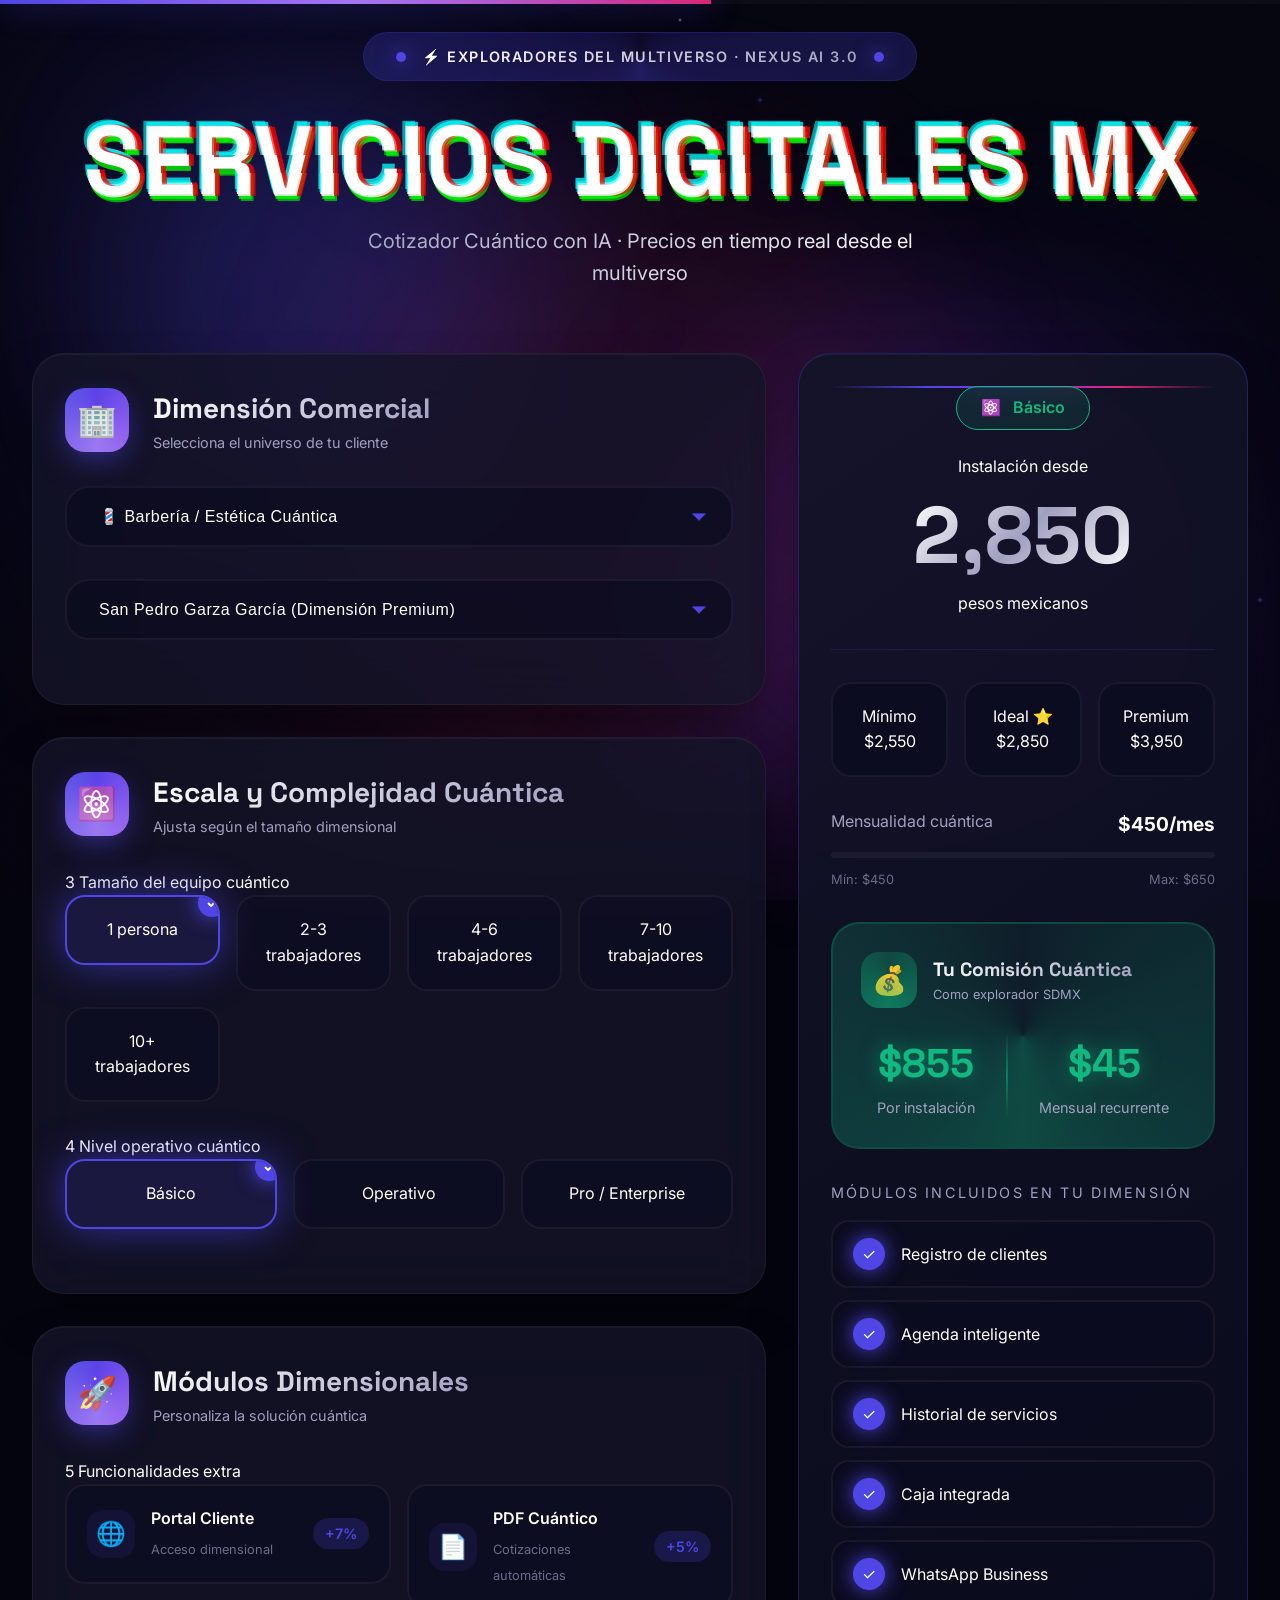
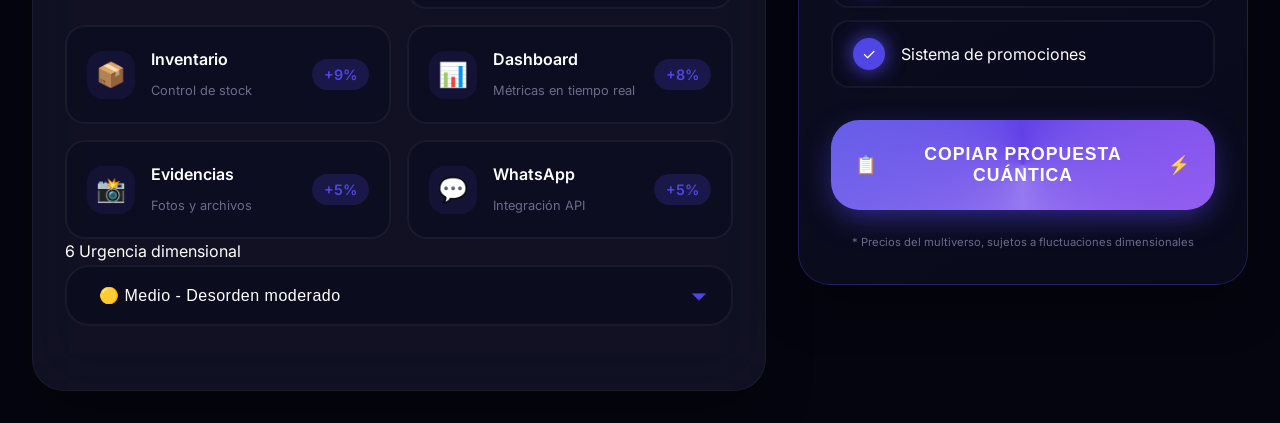
<file: index.html>
<!DOCTYPE html>
<html lang="es">
<head>
    <meta charset="UTF-8">
    <meta name="viewport" content="width=device-width, initial-scale=1.0">
    <title>Servicios Digitales MX · Nexus AI Pro</title>
    <link rel="preconnect" href="https://fonts.googleapis.com">
    <link rel="preconnect" href="https://fonts.gstatic.com" crossorigin>
    <link href="https://fonts.googleapis.com/css2?family=Space+Grotesk:wght@300;400;500;600;700;800&family=Inter:wght@300;400;500;600;700;800&display=swap" rel="stylesheet">
    <link rel="stylesheet" href="styles.css">
</head>
<body>
    <!-- Quantum Loading -->
    <div class="quantum-loading" id="quantumLoading">
        <div class="loader">
            <div class="loader-ring"></div>
            <div class="loader-ring"></div>
            <div class="loader-ring"></div>
        </div>
    </div>

    <!-- Quantum Universe -->
    <div class="universe">
        <div class="stars"></div>
        <div class="nebula"></div>
    </div>

    <!-- Floating Orbs -->
    <div class="orb orb-1"></div>
    <div class="orb orb-2"></div>
    <div class="orb orb-3"></div>

    <!-- Quantum Noise -->
    <div class="quantum-noise"></div>

    <!-- Quantum Progress -->
    <div class="quantum-progress">
        <div class="progress-quantum-bar" id="progressBar"></div>
    </div>

    <div class="cosmic-container">
        <!-- Quantum Header -->
        <header class="quantum-header">
            <div class="hologram-badge">
                <span class="quantum-dot"></span>
                <span class="badge-text">⚡ Exploradores del Multiverso · Nexus AI 3.0</span>
                <span class="quantum-dot"></span>
            </div>
            <h1 class="glitch-text">
                SERVICIOS DIGITALES MX
                <span aria-hidden="true">SERVICIOS DIGITALES MX</span>
                <span aria-hidden="true">SERVICIOS DIGITALES MX</span>
            </h1>
            <p class="quantum-subtitle">Cotizador Cuántico con IA · Precios en tiempo real desde el multiverso</p>
        </header>

        <!-- Quantum Grid -->
        <div class="quantum-grid">
            <!-- Form Sections -->
            <div class="form-dimensions">
                <!-- Business Type -->
                <div class="dimensional-card" data-step="1">
                    <div class="quantum-section-header">
                        <div class="quantum-icon">🏢</div>
                        <div>
                            <div class="quantum-title">Dimensión Comercial</div>
                            <div class="quantum-sub">Selecciona el universo de tu cliente</div>
                        </div>
                    </div>

                    <div class="quantum-select">
                        <select id="giroSelect">
                            <option value="barberia">💈 Barbería / Estética Cuántica</option>
                            <option value="reparacion">📱 Reparación Dimensional (Celulares/PC)</option>
                            <option value="taller">🔧 Taller Mecánico / Hojalatería Cósmica</option>
                            <option value="tecnico">⚡ Técnico de Campo (Minisplit, Electricista)</option>
                            <option value="optica">👓 Óptica Estelar</option>
                            <option value="dentista">🦷 Dentista / Consultorio Galáctico</option>
                            <option value="carpinteria">🪚 Carpintería / Herrería Espacial</option>
                            <option value="restaurante">🍽️ Restaurante / Cocina Molecular</option>
                            <option value="otro">✨ Otro / General Multiversal</option>
                        </select>
                        <div class="select-glow"></div>
                    </div>

                    <div class="quantum-select">
                        <select id="zonaSelect">
                            <option value="sanpedro">San Pedro Garza García (Dimensión Premium)</option>
                            <option value="monterrey">Monterrey Centro / Zona Sur Cuántica</option>
                            <option value="sanNicolas">San Nicolás de los Garza</option>
                            <option value="guadalupe">Guadalupe</option>
                            <option value="apodaca">Apodaca</option>
                            <option value="escobedo">Escobedo</option>
                            <option value="juarez">Ciudad Juárez</option>
                            <option value="garcia">García</option>
                        </select>
                        <div class="select-glow"></div>
                    </div>
                </div>

                <!-- Size & Complexity -->
                <div class="dimensional-card" data-step="2" style="margin-top: 2rem;">
                    <div class="quantum-section-header">
                        <div class="quantum-icon">⚛️</div>
                        <div>
                            <div class="quantum-title">Escala y Complejidad Cuántica</div>
                            <div class="quantum-sub">Ajusta según el tamaño dimensional</div>
                        </div>
                    </div>

                    <div class="form-group">
                        <label class="form-label">
                            <span class="step-number">3</span>
                            Tamaño del equipo cuántico
                        </label>
                        <div class="quantum-radio-grid" id="tamanoGroup">
                            <label class="quantum-radio">
                                <input type="radio" name="tamano" value="1" checked>
                                <div class="radio-dimension">1 persona</div>
                            </label>
                            <label class="quantum-radio">
                                <input type="radio" name="tamano" value="2-3">
                                <div class="radio-dimension">2-3 trabajadores</div>
                            </label>
                            <label class="quantum-radio">
                                <input type="radio" name="tamano" value="4-6">
                                <div class="radio-dimension">4-6 trabajadores</div>
                            </label>
                            <label class="quantum-radio">
                                <input type="radio" name="tamano" value="7-10">
                                <div class="radio-dimension">7-10 trabajadores</div>
                            </label>
                            <label class="quantum-radio">
                                <input type="radio" name="tamano" value="10+">
                                <div class="radio-dimension">10+ trabajadores</div>
                            </label>
                        </div>
                    </div>

                    <div class="form-group">
                        <label class="form-label">
                            <span class="step-number">4</span>
                            Nivel operativo cuántico
                        </label>
                        <div class="quantum-radio-grid" id="complejidadGroup">
                            <label class="quantum-radio">
                                <input type="radio" name="complejidad" value="basico" checked>
                                <div class="radio-dimension">Básico</div>
                            </label>
                            <label class="quantum-radio">
                                <input type="radio" name="complejidad" value="operativo">
                                <div class="radio-dimension">Operativo</div>
                            </label>
                            <label class="quantum-radio">
                                <input type="radio" name="complejidad" value="pro">
                                <div class="radio-dimension">Pro / Enterprise</div>
                            </label>
                        </div>
                    </div>
                </div>

                <!-- Extras -->
                <div class="dimensional-card" data-step="3" style="margin-top: 2rem;">
                    <div class="quantum-section-header">
                        <div class="quantum-icon">🚀</div>
                        <div>
                            <div class="quantum-title">Módulos Dimensionales</div>
                            <div class="quantum-sub">Personaliza la solución cuántica</div>
                        </div>
                    </div>

                    <div class="form-group">
                        <label class="form-label">
                            <span class="step-number">5</span>
                            Funcionalidades extra
                        </label>
                        <div class="quantum-check-grid">
                            <label class="quantum-check">
                                <input type="checkbox" id="extraPortal" data-price="7%">
                                <div class="check-dimension">
                                    <div class="check-icon">🌐</div>
                                    <div class="check-info">
                                        <span class="check-title">Portal Cliente</span>
                                        <span class="check-desc">Acceso dimensional</span>
                                    </div>
                                    <span class="check-price">+7%</span>
                                </div>
                            </label>
                            <label class="quantum-check">
                                <input type="checkbox" id="extraPdf" data-price="5%">
                                <div class="check-dimension">
                                    <div class="check-icon">📄</div>
                                    <div class="check-info">
                                        <span class="check-title">PDF Cuántico</span>
                                        <span class="check-desc">Cotizaciones automáticas</span>
                                    </div>
                                    <span class="check-price">+5%</span>
                                </div>
                            </label>
                            <label class="quantum-check">
                                <input type="checkbox" id="extraInv" data-price="9%">
                                <div class="check-dimension">
                                    <div class="check-icon">📦</div>
                                    <div class="check-info">
                                        <span class="check-title">Inventario</span>
                                        <span class="check-desc">Control de stock</span>
                                    </div>
                                    <span class="check-price">+9%</span>
                                </div>
                            </label>
                            <label class="quantum-check">
                                <input type="checkbox" id="extraDashboard" data-price="8%">
                                <div class="check-dimension">
                                    <div class="check-icon">📊</div>
                                    <div class="check-info">
                                        <span class="check-title">Dashboard</span>
                                        <span class="check-desc">Métricas en tiempo real</span>
                                    </div>
                                    <span class="check-price">+8%</span>
                                </div>
                            </label>
                            <label class="quantum-check">
                                <input type="checkbox" id="extraFotos" data-price="5%">
                                <div class="check-dimension">
                                    <div class="check-icon">📸</div>
                                    <div class="check-info">
                                        <span class="check-title">Evidencias</span>
                                        <span class="check-desc">Fotos y archivos</span>
                                    </div>
                                    <span class="check-price">+5%</span>
                                </div>
                            </label>
                            <label class="quantum-check">
                                <input type="checkbox" id="extraWhatsapp" data-price="5%">
                                <div class="check-dimension">
                                    <div class="check-icon">💬</div>
                                    <div class="check-info">
                                        <span class="check-title">WhatsApp</span>
                                        <span class="check-desc">Integración API</span>
                                    </div>
                                    <span class="check-price">+5%</span>
                                </div>
                            </label>
                        </div>
                    </div>

                    <div class="form-group" style="margin-bottom: 0;">
                        <label class="form-label">
                            <span class="step-number">6</span>
                            Urgencia dimensional
                        </label>
                        <div class="quantum-select">
                            <select id="urgenciaSelect">
                                <option value="1">🟢 Bajo - Organizado, mejora gradual</option>
                                <option value="2" selected>🟡 Medio - Desorden moderado</option>
                                <option value="3">🔴 Alto - Pérdida de clientes activa</option>
                            </select>
                            <div class="select-glow"></div>
                        </div>
                    </div>
                </div>
            </div>

            <!-- Quantum Core Results -->
            <div class="quantum-core dimensional-card">
                <div class="core-header">
                    <div class="core-glow"></div>
                    <div class="core-badge" id="complexityBadge">
                        <span>⚛️</span>
                        <span id="complejidadLabel">Operativo</span>
                    </div>
                    <div class="price-label">Instalación desde</div>
                    <div class="quantum-price" id="instIdeal">4,800</div>
                    <div class="price-label">pesos mexicanos</div>
                </div>

                <div class="price-dimension">
                    <div class="dimension-option minimal" data-tier="min" onclick="selectTier('min')">
                        <div class="option-glow"></div>
                        <div class="option-label">Mínimo</div>
                        <div class="option-price" id="instMin">$3,200</div>
                    </div>
                    <div class="dimension-option" data-tier="ideal" onclick="selectTier('ideal')">
                        <div class="option-glow"></div>
                        <div class="option-label">Ideal ⭐</div>
                        <div class="option-price" id="instIdealSmall">$4,800</div>
                    </div>
                    <div class="dimension-option premium" data-tier="premium" onclick="selectTier('premium')">
                        <div class="option-glow"></div>
                        <div class="option-label">Premium</div>
                        <div class="option-price" id="instPremium">$7,200</div>
                    </div>
                </div>

                <div style="margin-bottom: 2rem;">
                    <div style="display: flex; justify-content: space-between; margin-bottom: 0.75rem;">
                        <span style="color: var(--text-secondary);">Mensualidad cuántica</span>
                        <span style="font-weight: 700; font-size: 1.2rem;" id="menIdeal">$480/mes</span>
                    </div>
                    <div style="height: 6px; background: rgba(255,255,255,0.05); border-radius: 3px; overflow: hidden; position: relative;">
                        <div style="height: 100%; background: linear-gradient(90deg, var(--gradient-start), var(--gradient-end), var(--gradient-alt)); border-radius: 3px; transition: width 0.5s cubic-bezier(0.4, 0, 0.2, 1); box-shadow: 0 0 20px var(--accent);" id="monthlyBar"></div>
                    </div>
                    <div style="display: flex; justify-content: space-between; margin-top: 0.75rem; font-size: 0.8rem; color: var(--text-tertiary);">
                        <span>Mín: <span id="menMin">$350</span></span>
                        <span>Max: <span id="menPremium">$650</span></span>
                    </div>
                </div>

                <div class="quantum-commission">
                    <div class="commission-header">
                        <div class="commission-icon">💰</div>
                        <div>
                            <div class="quantum-title" style="font-size: 1.2rem;">Tu Comisión Cuántica</div>
                            <div class="quantum-sub" style="font-size: 0.8rem;">Como explorador SDMX</div>
                        </div>
                    </div>
                    <div style="display: flex; justify-content: space-around; position: relative; z-index: 2;">
                        <div style="text-align: center;">
                            <div class="commission-value" id="comisionInst">$1,440</div>
                            <div class="quantum-sub">Por instalación</div>
                        </div>
                        <div style="width: 2px; background: linear-gradient(to bottom, transparent, rgba(16, 185, 129, 0.5), transparent);"></div>
                        <div style="text-align: center;">
                            <div class="commission-value" id="comisionMen">$48</div>
                            <div class="quantum-sub">Mensual recurrente</div>
                        </div>
                    </div>
                </div>

                <div class="quantum-modules">
                    <div class="modules-title">Módulos Incluidos en tu Dimensión</div>
                    <div class="module-quantum-list" id="modulosContainer"></div>
                </div>

                <button class="quantum-button" id="copyResumenBtn">
                    <span>📋</span>
                    <span>Copiar Propuesta Cuántica</span>
                    <span>⚡</span>
                </button>

                <p style="text-align: center; margin-top: 1.5rem; font-size: 0.7rem; color: var(--text-tertiary);">
                    * Precios del multiverso, sujetos a fluctuaciones dimensionales
                </p>
            </div>
        </div>
    </div>

    <!-- Quantum Toast -->
    <div class="quantum-toast" id="toast">
        <div class="toast-quantum-icon">✅</div>
        <div>
            <div style="font-weight: 700; margin-bottom: 0.25rem;">¡Resumen cuántico copiado!</div>
            <div style="font-size: 0.9rem; color: var(--text-secondary);">Listo para compartir en tu dimensión</div>
        </div>
    </div>

    <script src="app.js"></script>
</body>
</html>
</file>
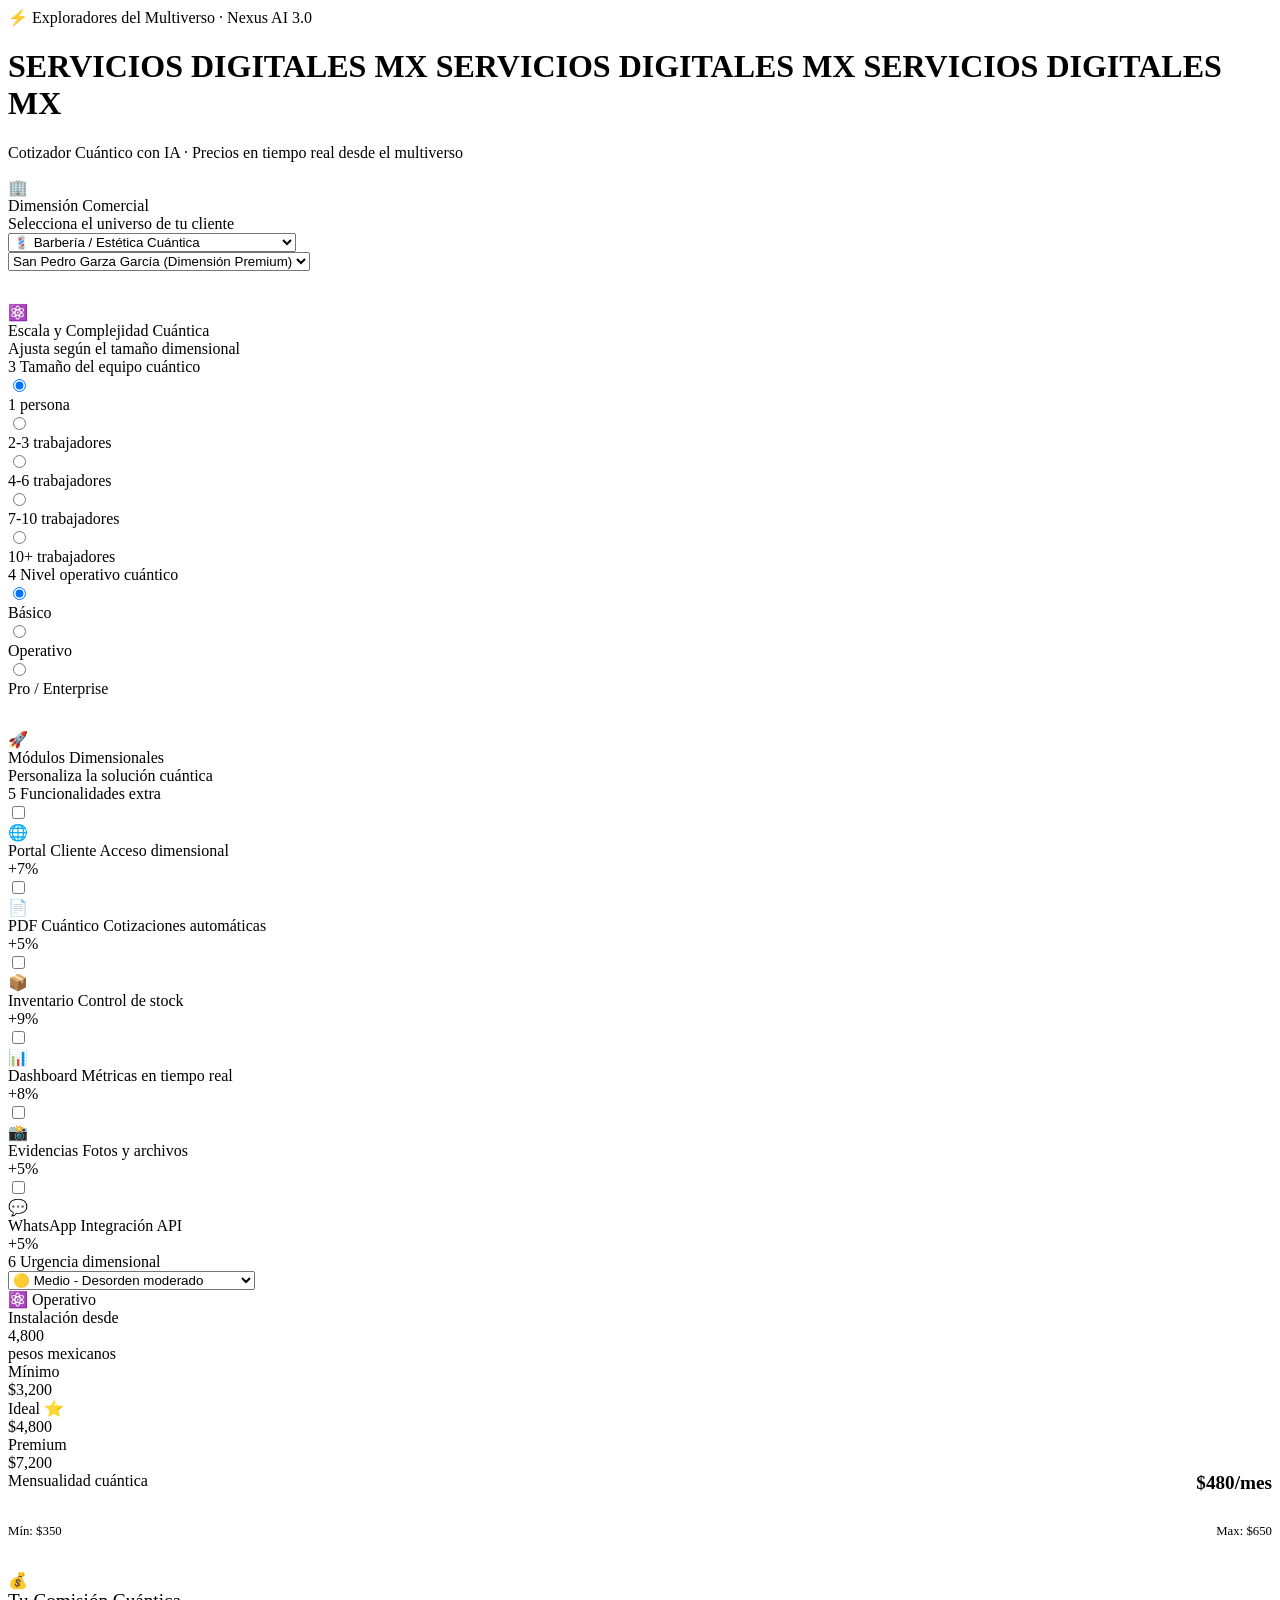
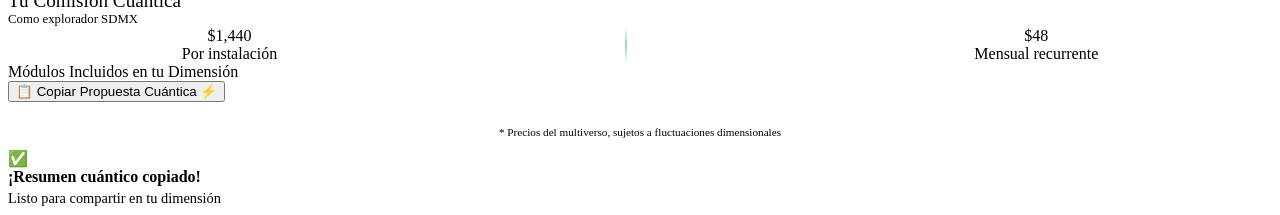
<file: apps-script/Index.html>
<!DOCTYPE html>
<html lang="es">
<head>
    <meta charset="UTF-8">
    <meta name="viewport" content="width=device-width, initial-scale=1.0">
    <title>Servicios Digitales MX · Nexus AI Pro</title>
    <link rel="preconnect" href="https://fonts.googleapis.com">
    <link rel="preconnect" href="https://fonts.gstatic.com" crossorigin>
    <link href="https://fonts.googleapis.com/css2?family=Space+Grotesk:wght@300;400;500;600;700;800&family=Inter:wght@300;400;500;600;700;800&display=swap" rel="stylesheet">
    <?!= include('Styles'); ?>
</head>
<body>
    <!-- Quantum Loading -->
    <div class="quantum-loading" id="quantumLoading">
        <div class="loader">
            <div class="loader-ring"></div>
            <div class="loader-ring"></div>
            <div class="loader-ring"></div>
        </div>
    </div>

    <!-- Quantum Universe -->
    <div class="universe">
        <div class="stars"></div>
        <div class="nebula"></div>
    </div>

    <!-- Floating Orbs -->
    <div class="orb orb-1"></div>
    <div class="orb orb-2"></div>
    <div class="orb orb-3"></div>

    <!-- Quantum Noise -->
    <div class="quantum-noise"></div>

    <!-- Quantum Progress -->
    <div class="quantum-progress">
        <div class="progress-quantum-bar" id="progressBar"></div>
    </div>

    <div class="cosmic-container">
        <!-- Quantum Header -->
        <header class="quantum-header">
            <div class="hologram-badge">
                <span class="quantum-dot"></span>
                <span class="badge-text">⚡ Exploradores del Multiverso · Nexus AI 3.0</span>
                <span class="quantum-dot"></span>
            </div>
            <h1 class="glitch-text">
                SERVICIOS DIGITALES MX
                <span aria-hidden="true">SERVICIOS DIGITALES MX</span>
                <span aria-hidden="true">SERVICIOS DIGITALES MX</span>
            </h1>
            <p class="quantum-subtitle">Cotizador Cuántico con IA · Precios en tiempo real desde el multiverso</p>
        </header>

        <!-- Quantum Grid -->
        <div class="quantum-grid">
            <!-- Form Sections -->
            <div class="form-dimensions">
                <!-- Business Type -->
                <div class="dimensional-card" data-step="1">
                    <div class="quantum-section-header">
                        <div class="quantum-icon">🏢</div>
                        <div>
                            <div class="quantum-title">Dimensión Comercial</div>
                            <div class="quantum-sub">Selecciona el universo de tu cliente</div>
                        </div>
                    </div>

                    <div class="quantum-select">
                        <select id="giroSelect">
                            <option value="barberia">💈 Barbería / Estética Cuántica</option>
                            <option value="reparacion">📱 Reparación Dimensional (Celulares/PC)</option>
                            <option value="taller">🔧 Taller Mecánico / Hojalatería Cósmica</option>
                            <option value="tecnico">⚡ Técnico de Campo (Minisplit, Electricista)</option>
                            <option value="optica">👓 Óptica Estelar</option>
                            <option value="dentista">🦷 Dentista / Consultorio Galáctico</option>
                            <option value="carpinteria">🪚 Carpintería / Herrería Espacial</option>
                            <option value="restaurante">🍽️ Restaurante / Cocina Molecular</option>
                            <option value="otro">✨ Otro / General Multiversal</option>
                        </select>
                        <div class="select-glow"></div>
                    </div>

                    <div class="quantum-select">
                        <select id="zonaSelect">
                            <option value="sanpedro">San Pedro Garza García (Dimensión Premium)</option>
                            <option value="monterrey">Monterrey Centro / Zona Sur Cuántica</option>
                            <option value="sanNicolas">San Nicolás de los Garza</option>
                            <option value="guadalupe">Guadalupe</option>
                            <option value="apodaca">Apodaca</option>
                            <option value="escobedo">Escobedo</option>
                            <option value="juarez">Ciudad Juárez</option>
                            <option value="garcia">García</option>
                        </select>
                        <div class="select-glow"></div>
                    </div>
                </div>

                <!-- Size & Complexity -->
                <div class="dimensional-card" data-step="2" style="margin-top: 2rem;">
                    <div class="quantum-section-header">
                        <div class="quantum-icon">⚛️</div>
                        <div>
                            <div class="quantum-title">Escala y Complejidad Cuántica</div>
                            <div class="quantum-sub">Ajusta según el tamaño dimensional</div>
                        </div>
                    </div>

                    <div class="form-group">
                        <label class="form-label">
                            <span class="step-number">3</span>
                            Tamaño del equipo cuántico
                        </label>
                        <div class="quantum-radio-grid" id="tamanoGroup">
                            <label class="quantum-radio">
                                <input type="radio" name="tamano" value="1" checked>
                                <div class="radio-dimension">1 persona</div>
                            </label>
                            <label class="quantum-radio">
                                <input type="radio" name="tamano" value="2-3">
                                <div class="radio-dimension">2-3 trabajadores</div>
                            </label>
                            <label class="quantum-radio">
                                <input type="radio" name="tamano" value="4-6">
                                <div class="radio-dimension">4-6 trabajadores</div>
                            </label>
                            <label class="quantum-radio">
                                <input type="radio" name="tamano" value="7-10">
                                <div class="radio-dimension">7-10 trabajadores</div>
                            </label>
                            <label class="quantum-radio">
                                <input type="radio" name="tamano" value="10+">
                                <div class="radio-dimension">10+ trabajadores</div>
                            </label>
                        </div>
                    </div>

                    <div class="form-group">
                        <label class="form-label">
                            <span class="step-number">4</span>
                            Nivel operativo cuántico
                        </label>
                        <div class="quantum-radio-grid" id="complejidadGroup">
                            <label class="quantum-radio">
                                <input type="radio" name="complejidad" value="basico" checked>
                                <div class="radio-dimension">Básico</div>
                            </label>
                            <label class="quantum-radio">
                                <input type="radio" name="complejidad" value="operativo">
                                <div class="radio-dimension">Operativo</div>
                            </label>
                            <label class="quantum-radio">
                                <input type="radio" name="complejidad" value="pro">
                                <div class="radio-dimension">Pro / Enterprise</div>
                            </label>
                        </div>
                    </div>
                </div>

                <!-- Extras -->
                <div class="dimensional-card" data-step="3" style="margin-top: 2rem;">
                    <div class="quantum-section-header">
                        <div class="quantum-icon">🚀</div>
                        <div>
                            <div class="quantum-title">Módulos Dimensionales</div>
                            <div class="quantum-sub">Personaliza la solución cuántica</div>
                        </div>
                    </div>

                    <div class="form-group">
                        <label class="form-label">
                            <span class="step-number">5</span>
                            Funcionalidades extra
                        </label>
                        <div class="quantum-check-grid">
                            <label class="quantum-check">
                                <input type="checkbox" id="extraPortal" data-price="7%">
                                <div class="check-dimension">
                                    <div class="check-icon">🌐</div>
                                    <div class="check-info">
                                        <span class="check-title">Portal Cliente</span>
                                        <span class="check-desc">Acceso dimensional</span>
                                    </div>
                                    <span class="check-price">+7%</span>
                                </div>
                            </label>
                            <label class="quantum-check">
                                <input type="checkbox" id="extraPdf" data-price="5%">
                                <div class="check-dimension">
                                    <div class="check-icon">📄</div>
                                    <div class="check-info">
                                        <span class="check-title">PDF Cuántico</span>
                                        <span class="check-desc">Cotizaciones automáticas</span>
                                    </div>
                                    <span class="check-price">+5%</span>
                                </div>
                            </label>
                            <label class="quantum-check">
                                <input type="checkbox" id="extraInv" data-price="9%">
                                <div class="check-dimension">
                                    <div class="check-icon">📦</div>
                                    <div class="check-info">
                                        <span class="check-title">Inventario</span>
                                        <span class="check-desc">Control de stock</span>
                                    </div>
                                    <span class="check-price">+9%</span>
                                </div>
                            </label>
                            <label class="quantum-check">
                                <input type="checkbox" id="extraDashboard" data-price="8%">
                                <div class="check-dimension">
                                    <div class="check-icon">📊</div>
                                    <div class="check-info">
                                        <span class="check-title">Dashboard</span>
                                        <span class="check-desc">Métricas en tiempo real</span>
                                    </div>
                                    <span class="check-price">+8%</span>
                                </div>
                            </label>
                            <label class="quantum-check">
                                <input type="checkbox" id="extraFotos" data-price="5%">
                                <div class="check-dimension">
                                    <div class="check-icon">📸</div>
                                    <div class="check-info">
                                        <span class="check-title">Evidencias</span>
                                        <span class="check-desc">Fotos y archivos</span>
                                    </div>
                                    <span class="check-price">+5%</span>
                                </div>
                            </label>
                            <label class="quantum-check">
                                <input type="checkbox" id="extraWhatsapp" data-price="5%">
                                <div class="check-dimension">
                                    <div class="check-icon">💬</div>
                                    <div class="check-info">
                                        <span class="check-title">WhatsApp</span>
                                        <span class="check-desc">Integración API</span>
                                    </div>
                                    <span class="check-price">+5%</span>
                                </div>
                            </label>
                        </div>
                    </div>

                    <div class="form-group" style="margin-bottom: 0;">
                        <label class="form-label">
                            <span class="step-number">6</span>
                            Urgencia dimensional
                        </label>
                        <div class="quantum-select">
                            <select id="urgenciaSelect">
                                <option value="1">🟢 Bajo - Organizado, mejora gradual</option>
                                <option value="2" selected>🟡 Medio - Desorden moderado</option>
                                <option value="3">🔴 Alto - Pérdida de clientes activa</option>
                            </select>
                            <div class="select-glow"></div>
                        </div>
                    </div>
                </div>
            </div>

            <!-- Quantum Core Results -->
            <div class="quantum-core dimensional-card">
                <div class="core-header">
                    <div class="core-glow"></div>
                    <div class="core-badge" id="complexityBadge">
                        <span>⚛️</span>
                        <span id="complejidadLabel">Operativo</span>
                    </div>
                    <div class="price-label">Instalación desde</div>
                    <div class="quantum-price" id="instIdeal">4,800</div>
                    <div class="price-label">pesos mexicanos</div>
                </div>

                <div class="price-dimension">
                    <div class="dimension-option minimal" data-tier="min" onclick="selectTier('min')">
                        <div class="option-glow"></div>
                        <div class="option-label">Mínimo</div>
                        <div class="option-price" id="instMin">$3,200</div>
                    </div>
                    <div class="dimension-option" data-tier="ideal" onclick="selectTier('ideal')">
                        <div class="option-glow"></div>
                        <div class="option-label">Ideal ⭐</div>
                        <div class="option-price" id="instIdealSmall">$4,800</div>
                    </div>
                    <div class="dimension-option premium" data-tier="premium" onclick="selectTier('premium')">
                        <div class="option-glow"></div>
                        <div class="option-label">Premium</div>
                        <div class="option-price" id="instPremium">$7,200</div>
                    </div>
                </div>

                <div style="margin-bottom: 2rem;">
                    <div style="display: flex; justify-content: space-between; margin-bottom: 0.75rem;">
                        <span style="color: var(--text-secondary);">Mensualidad cuántica</span>
                        <span style="font-weight: 700; font-size: 1.2rem;" id="menIdeal">$480/mes</span>
                    </div>
                    <div style="height: 6px; background: rgba(255,255,255,0.05); border-radius: 3px; overflow: hidden; position: relative;">
                        <div style="height: 100%; background: linear-gradient(90deg, var(--gradient-start), var(--gradient-end), var(--gradient-alt)); border-radius: 3px; transition: width 0.5s cubic-bezier(0.4, 0, 0.2, 1); box-shadow: 0 0 20px var(--accent);" id="monthlyBar"></div>
                    </div>
                    <div style="display: flex; justify-content: space-between; margin-top: 0.75rem; font-size: 0.8rem; color: var(--text-tertiary);">
                        <span>Mín: <span id="menMin">$350</span></span>
                        <span>Max: <span id="menPremium">$650</span></span>
                    </div>
                </div>

                <div class="quantum-commission">
                    <div class="commission-header">
                        <div class="commission-icon">💰</div>
                        <div>
                            <div class="quantum-title" style="font-size: 1.2rem;">Tu Comisión Cuántica</div>
                            <div class="quantum-sub" style="font-size: 0.8rem;">Como explorador SDMX</div>
                        </div>
                    </div>
                    <div style="display: flex; justify-content: space-around; position: relative; z-index: 2;">
                        <div style="text-align: center;">
                            <div class="commission-value" id="comisionInst">$1,440</div>
                            <div class="quantum-sub">Por instalación</div>
                        </div>
                        <div style="width: 2px; background: linear-gradient(to bottom, transparent, rgba(16, 185, 129, 0.5), transparent);"></div>
                        <div style="text-align: center;">
                            <div class="commission-value" id="comisionMen">$48</div>
                            <div class="quantum-sub">Mensual recurrente</div>
                        </div>
                    </div>
                </div>

                <div class="quantum-modules">
                    <div class="modules-title">Módulos Incluidos en tu Dimensión</div>
                    <div class="module-quantum-list" id="modulosContainer"></div>
                </div>

                <button class="quantum-button" id="copyResumenBtn">
                    <span>📋</span>
                    <span>Copiar Propuesta Cuántica</span>
                    <span>⚡</span>
                </button>

                <p style="text-align: center; margin-top: 1.5rem; font-size: 0.7rem; color: var(--text-tertiary);">
                    * Precios del multiverso, sujetos a fluctuaciones dimensionales
                </p>
            </div>
        </div>
    </div>

    <!-- Quantum Toast -->
    <div class="quantum-toast" id="toast">
        <div class="toast-quantum-icon">✅</div>
        <div>
            <div style="font-weight: 700; margin-bottom: 0.25rem;">¡Resumen cuántico copiado!</div>
            <div style="font-size: 0.9rem; color: var(--text-secondary);">Listo para compartir en tu dimensión</div>
        </div>
    </div>

    <?!= include('Script'); ?>
</body>
</html>
</file>
<file: styles.css>
* {
            margin: 0;
            padding: 0;
            box-sizing: border-box;
        }

        :root {
            --primary: #0a0a1f;
            --secondary: #1a1a3a;
            --accent: #4f46e5;
            --accent-soft: #6366f1;
            --accent-glow: rgba(79, 70, 229, 0.6);
            --success: #10b981;
            --warning: #f59e0b;
            --danger: #ef4444;
            --gradient-start: #4f46e5;
            --gradient-end: #7c3aed;
            --gradient-alt: #db2777;
            --bg-deep: #050510;
            --bg-surface: rgba(20, 20, 40, 0.8);
            --bg-surface-hover: rgba(30, 30, 50, 0.9);
            --text-primary: #ffffff;
            --text-secondary: #a0a0c0;
            --text-tertiary: #6b6b8b;
            --border-subtle: rgba(255, 255, 255, 0.05);
            --border-glow: rgba(79, 70, 229, 0.3);
            --shadow-ambient: 0 25px 50px -12px rgba(0, 0, 0, 0.5);
            --shadow-glow: 0 0 30px rgba(79, 70, 229, 0.3);
            --shadow-inner: inset 0 1px 1px rgba(255, 255, 255, 0.05);
        }

        body {
            font-family: 'Inter', sans-serif;
            background: var(--bg-deep);
            color: var(--text-primary);
            min-height: 100vh;
            overflow-x: hidden;
            line-height: 1.6;
            position: relative;
        }

        /* Hyperdimensional Background */
        .universe {
            position: fixed;
            top: 0;
            left: 0;
            width: 100%;
            height: 100%;
            z-index: -2;
            overflow: hidden;
        }

        .stars {
            position: absolute;
            width: 100%;
            height: 100%;
            background: transparent;
            animation: starField 60s linear infinite;
        }

        .stars::after {
            content: '';
            position: absolute;
            top: -50%;
            left: -50%;
            width: 200%;
            height: 200%;
            background-image: 
                radial-gradient(2px 2px at 20px 30px, #fff, rgba(0,0,0,0)),
                radial-gradient(2px 2px at 40px 70px, #fff, rgba(0,0,0,0)),
                radial-gradient(2px 2px at 80px 120px, #fff, rgba(0,0,0,0)),
                radial-gradient(2px 2px at 160px 90px, #fff, rgba(0,0,0,0)),
                radial-gradient(2px 2px at 240px 180px, #fff, rgba(0,0,0,0)),
                radial-gradient(3px 3px at 300px 250px, var(--accent-soft), rgba(0,0,0,0)),
                radial-gradient(2px 2px at 380px 320px, #fff, rgba(0,0,0,0)),
                radial-gradient(4px 4px at 450px 400px, var(--gradient-end), rgba(0,0,0,0)),
                radial-gradient(2px 2px at 520px 470px, #fff, rgba(0,0,0,0)),
                radial-gradient(3px 3px at 600px 550px, var(--accent), rgba(0,0,0,0));
            background-repeat: repeat;
            background-size: 800px 800px;
            opacity: 0.5;
            animation: starDrift 120s linear infinite;
        }

        .nebula {
            position: absolute;
            top: 0;
            left: 0;
            width: 100%;
            height: 100%;
            background: 
                radial-gradient(circle at 20% 30%, rgba(79, 70, 229, 0.15) 0%, transparent 40%),
                radial-gradient(circle at 80% 70%, rgba(124, 58, 237, 0.15) 0%, transparent 40%),
                radial-gradient(circle at 40% 80%, rgba(219, 39, 119, 0.1) 0%, transparent 50%);
            filter: blur(60px);
            animation: nebulaPulse 15s ease-in-out infinite alternate;
        }

        @keyframes starField {
            0% { transform: rotate(0deg); }
            100% { transform: rotate(360deg); }
        }

        @keyframes starDrift {
            0% { transform: translate(0, 0); }
            100% { transform: translate(-200px, -200px); }
        }

        @keyframes nebulaPulse {
            0% { opacity: 0.5; transform: scale(1); }
            100% { opacity: 0.8; transform: scale(1.2); }
        }

        /* Quantum Noise */
        .quantum-noise {
            position: fixed;
            top: 0;
            left: 0;
            width: 100%;
            height: 100%;
            z-index: -1;
            opacity: 0.02;
            background-image: url("data:image/svg+xml,%3Csvg viewBox='0 0 400 400' xmlns='http://www.w3.org/2000/svg'%3E%3Cfilter id='noise'%3E%3CfeTurbulence type='fractalNoise' baseFrequency='0.9' numOctaves='8' stitchTiles='stitch'/%3E%3C/filter%3E%3Crect width='100%25' height='100%25' filter='url(%23noise)'/%3E%3C/svg%3E");
            pointer-events: none;
            mix-blend-mode: overlay;
        }

        /* Floating Orbs */
        .orb {
            position: fixed;
            border-radius: 50%;
            filter: blur(80px);
            pointer-events: none;
            z-index: -1;
            animation: orbFloat 20s infinite alternate;
        }

        .orb-1 {
            top: 10%;
            left: 10%;
            width: 400px;
            height: 400px;
            background: rgba(79, 70, 229, 0.2);
            animation-duration: 25s;
        }

        .orb-2 {
            bottom: 10%;
            right: 10%;
            width: 500px;
            height: 500px;
            background: rgba(124, 58, 237, 0.15);
            animation-duration: 30s;
            animation-delay: -5s;
        }

        .orb-3 {
            top: 50%;
            left: 50%;
            transform: translate(-50%, -50%);
            width: 600px;
            height: 600px;
            background: rgba(219, 39, 119, 0.1);
            animation-duration: 35s;
            animation-delay: -10s;
        }

        @keyframes orbFloat {
            0% { transform: translate(0, 0) scale(1); }
            100% { transform: translate(100px, -100px) scale(1.2); }
        }

        /* Main Container */
        .cosmic-container {
            max-width: 1600px;
            margin: 0 auto;
            padding: 2rem;
            position: relative;
            z-index: 10;
        }

        /* Quantum Header */
        .quantum-header {
            text-align: center;
            margin-bottom: 4rem;
            position: relative;
        }

        .hologram-badge {
            display: inline-flex;
            align-items: center;
            gap: 1rem;
            background: rgba(79, 70, 229, 0.1);
            backdrop-filter: blur(20px);
            border: 1px solid rgba(79, 70, 229, 0.3);
            padding: 0.75rem 2rem;
            border-radius: 60px;
            margin-bottom: 2rem;
            position: relative;
            overflow: hidden;
            animation: badgePulse 3s infinite;
        }

        .hologram-badge::before {
            content: '';
            position: absolute;
            top: -50%;
            left: -50%;
            width: 200%;
            height: 200%;
            background: conic-gradient(transparent, rgba(79, 70, 229, 0.3), transparent);
            animation: hologramRotate 4s linear infinite;
        }

        .badge-text {
            font-size: 0.9rem;
            font-weight: 600;
            letter-spacing: 0.1em;
            text-transform: uppercase;
            background: linear-gradient(135deg, #fff, #a0a0c0);
            -webkit-background-clip: text;
            -webkit-text-fill-color: transparent;
            position: relative;
        }

        .quantum-dot {
            width: 10px;
            height: 10px;
            background: var(--accent);
            border-radius: 50%;
            box-shadow: 0 0 20px var(--accent);
            animation: quantumBlink 1.5s infinite;
        }

        @keyframes quantumBlink {
            0%, 100% { opacity: 1; transform: scale(1); }
            50% { opacity: 0.5; transform: scale(1.5); }
        }

        @keyframes hologramRotate {
            0% { transform: rotate(0deg); }
            100% { transform: rotate(360deg); }
        }

        .quantum-header h1 {
            font-family: 'Space Grotesk', sans-serif;
            font-size: clamp(3rem, 8vw, 6rem);
            font-weight: 800;
            line-height: 1;
            margin-bottom: 1rem;
            position: relative;
            display: inline-block;
        }

        .glitch-text {
            position: relative;
            color: white;
            text-shadow: 
                0.05em 0 0 rgba(255, 0, 0, 0.75),
                -0.025em -0.05em 0 rgba(0, 255, 255, 0.75),
                0.025em 0.05em 0 rgba(0, 255, 0, 0.75);
            animation: glitch 500ms infinite;
        }

        .glitch-text span {
            position: absolute;
            top: 0;
            left: 0;
        }

        .glitch-text span:first-child {
            animation: glitch-1 1s infinite;
            clip-path: polygon(0 0, 100% 0, 100% 45%, 0 45%);
            transform: translate(-0.025em, -0.0125em);
            opacity: 0.8;
        }

        .glitch-text span:last-child {
            animation: glitch-2 1s infinite;
            clip-path: polygon(0 60%, 100% 60%, 100% 100%, 0 100%);
            transform: translate(0.0125em, 0.025em);
            opacity: 0.8;
        }

        @keyframes glitch {
            0%, 100% { transform: skew(0deg, 0deg); }
            5% { transform: skew(5deg, 0deg); }
            10% { transform: skew(-5deg, 0deg); }
            15% { transform: skew(3deg, 0deg); }
            20% { transform: skew(-3deg, 0deg); }
            25% { transform: skew(0deg, 0deg); }
        }

        .quantum-subtitle {
            font-size: 1.25rem;
            color: var(--text-secondary);
            max-width: 600px;
            margin: 0 auto;
            background: linear-gradient(135deg, #a0a0c0, #ffffff);
            -webkit-background-clip: text;
            -webkit-text-fill-color: transparent;
        }

        /* Main Grid - Quantum Entanglement */
        .quantum-grid {
            display: grid;
            grid-template-columns: 1fr 450px;
            gap: 2rem;
            align-items: start;
            position: relative;
        }

        @media (max-width: 1200px) {
            .quantum-grid {
                grid-template-columns: 1fr;
            }
        }

        /* Hyperdimensional Cards */
        .dimensional-card {
            background: var(--bg-surface);
            backdrop-filter: blur(30px);
            border: 1px solid var(--border-subtle);
            border-radius: 32px;
            padding: 2rem;
            position: relative;
            overflow: hidden;
            transition: all 0.5s cubic-bezier(0.4, 0, 0.2, 1);
            box-shadow: var(--shadow-ambient), var(--shadow-inner);
        }

        .dimensional-card::before {
            content: '';
            position: absolute;
            top: -2px;
            left: -2px;
            right: -2px;
            bottom: -2px;
            background: linear-gradient(45deg, 
                transparent 30%, 
                rgba(79, 70, 229, 0.3),
                transparent 70%);
            border-radius: 34px;
            opacity: 0;
            transition: opacity 0.5s;
            pointer-events: none;
        }

        .dimensional-card:hover::before {
            opacity: 1;
            animation: borderRotate 3s linear infinite;
        }

        .dimensional-card::after {
            content: '';
            position: absolute;
            top: 0;
            left: 0;
            right: 0;
            height: 2px;
            background: linear-gradient(90deg, 
                transparent, 
                var(--accent), 
                var(--gradient-end), 
                var(--gradient-alt), 
                transparent);
            transform: translateX(-100%);
            transition: transform 0.8s;
        }

        .dimensional-card:hover::after {
            transform: translateX(100%);
        }

        .dimensional-card:hover {
            transform: translateY(-4px) scale(1.02);
            border-color: rgba(79, 70, 229, 0.5);
            box-shadow: var(--shadow-glow), var(--shadow-ambient);
        }

        @keyframes borderRotate {
            0% { transform: rotate(0deg); }
            100% { transform: rotate(360deg); }
        }

        /* Section Headers */
        .quantum-section-header {
            display: flex;
            align-items: center;
            gap: 1.5rem;
            margin-bottom: 2rem;
        }

        .quantum-icon {
            width: 64px;
            height: 64px;
            background: linear-gradient(135deg, var(--gradient-start), var(--gradient-end));
            border-radius: 20px;
            display: flex;
            align-items: center;
            justify-content: center;
            font-size: 2rem;
            position: relative;
            overflow: hidden;
            box-shadow: 0 10px 30px -5px var(--accent-glow);
            animation: iconPulse 3s infinite;
        }

        .quantum-icon::after {
            content: '';
            position: absolute;
            top: -50%;
            left: -50%;
            width: 200%;
            height: 200%;
            background: conic-gradient(transparent, rgba(255,255,255,0.3), transparent);
            animation: iconRotate 4s linear infinite;
        }

        @keyframes iconRotate {
            from { transform: rotate(0deg); }
            to { transform: rotate(360deg); }
        }

        .quantum-title {
            font-family: 'Space Grotesk', sans-serif;
            font-size: 1.75rem;
            font-weight: 700;
            background: linear-gradient(135deg, #fff, #a0a0c0);
            -webkit-background-clip: text;
            -webkit-text-fill-color: transparent;
        }

        .quantum-sub {
            color: var(--text-secondary);
            font-size: 0.9rem;
        }

        /* Quantum Select */
        .quantum-select {
            position: relative;
            margin-bottom: 2rem;
        }

        .quantum-select select {
            width: 100%;
            padding: 1.25rem 2rem;
            background: rgba(10, 10, 30, 0.6);
            border: 2px solid var(--border-subtle);
            border-radius: 24px;
            color: var(--text-primary);
            font-size: 1rem;
            font-weight: 500;
            appearance: none;
            cursor: pointer;
            transition: all 0.3s;
            position: relative;
            z-index: 2;
            letter-spacing: 0.5px;
        }

        .quantum-select select:hover, .quantum-select select:focus {
            border-color: var(--accent);
            box-shadow: 0 0 30px var(--accent-glow);
            background: rgba(10, 10, 30, 0.8);
            transform: scale(1.02);
        }

        .select-glow {
            position: absolute;
            top: 0;
            left: 0;
            right: 0;
            bottom: 0;
            border-radius: 24px;
            background: radial-gradient(circle at 50% 50%, var(--accent-glow), transparent 70%);
            opacity: 0;
            transition: opacity 0.3s;
            pointer-events: none;
        }

        .quantum-select:hover .select-glow {
            opacity: 0.3;
        }

        .quantum-select::after {
            content: '⏷';
            position: absolute;
            right: 1.5rem;
            top: 50%;
            transform: translateY(-50%);
            color: var(--accent);
            font-size: 1.2rem;
            pointer-events: none;
            z-index: 3;
            transition: transform 0.3s;
        }

        .quantum-select:hover::after {
            transform: translateY(-50%) rotate(180deg);
        }

        /* Quantum Radio */
        .quantum-radio-grid {
            display: grid;
            grid-template-columns: repeat(auto-fit, minmax(150px, 1fr));
            gap: 1rem;
            margin-bottom: 2rem;
        }

        .quantum-radio {
            position: relative;
            cursor: pointer;
        }

        .quantum-radio input {
            position: absolute;
            opacity: 0;
        }

        .radio-dimension {
            padding: 1.25rem 1rem;
            background: rgba(10, 10, 30, 0.4);
            border: 2px solid var(--border-subtle);
            border-radius: 20px;
            text-align: center;
            transition: all 0.3s;
            position: relative;
            overflow: hidden;
        }

        .radio-dimension::before {
            content: '';
            position: absolute;
            top: -50%;
            left: -50%;
            width: 200%;
            height: 200%;
            background: conic-gradient(transparent, var(--accent), transparent);
            opacity: 0;
            transition: opacity 0.3s;
            animation: radioSpin 3s linear infinite;
        }

        .quantum-radio:hover .radio-dimension {
            border-color: var(--accent);
            transform: scale(1.05);
            box-shadow: 0 0 20px var(--accent-glow);
        }

        .quantum-radio input:checked + .radio-dimension {
            border-color: var(--accent);
            background: rgba(79, 70, 229, 0.15);
            box-shadow: 0 0 40px var(--accent-glow);
            animation: radioPulse 2s infinite;
        }

        .quantum-radio input:checked + .radio-dimension::after {
            content: '✓';
            position: absolute;
            top: -8px;
            right: -8px;
            width: 28px;
            height: 28px;
            background: var(--accent);
            border-radius: 50%;
            display: flex;
            align-items: center;
            justify-content: center;
            font-size: 14px;
            font-weight: bold;
            box-shadow: 0 0 20px var(--accent);
            animation: checkPop 0.3s cubic-bezier(0.68, -0.55, 0.265, 1.55);
        }

        @keyframes radioPulse {
            0%, 100% { box-shadow: 0 0 40px var(--accent-glow); }
            50% { box-shadow: 0 0 60px var(--accent-glow); }
        }

        @keyframes checkPop {
            0% { transform: scale(0); }
            100% { transform: scale(1); }
        }

        /* Quantum Checkboxes */
        .quantum-check-grid {
            display: grid;
            grid-template-columns: repeat(2, 1fr);
            gap: 1rem;
        }

        .quantum-check {
            position: relative;
            cursor: pointer;
        }

        .quantum-check input {
            position: absolute;
            opacity: 0;
        }

        .check-dimension {
            display: flex;
            align-items: center;
            gap: 1rem;
            padding: 1.25rem;
            background: rgba(10, 10, 30, 0.4);
            border: 2px solid var(--border-subtle);
            border-radius: 20px;
            transition: all 0.3s;
            position: relative;
            overflow: hidden;
        }

        .check-icon {
            width: 48px;
            height: 48px;
            background: rgba(79, 70, 229, 0.1);
            border-radius: 16px;
            display: flex;
            align-items: center;
            justify-content: center;
            font-size: 1.5rem;
            transition: all 0.3s;
        }

        .check-info {
            flex: 1;
        }

        .check-title {
            font-weight: 600;
            font-size: 1rem;
            display: block;
            margin-bottom: 0.25rem;
        }

        .check-desc {
            font-size: 0.8rem;
            color: var(--text-tertiary);
        }

        .check-price {
            font-size: 0.9rem;
            font-weight: 600;
            color: var(--accent);
            background: rgba(79, 70, 229, 0.2);
            padding: 0.25rem 0.75rem;
            border-radius: 30px;
        }

        .quantum-check:hover .check-dimension {
            border-color: var(--accent);
            transform: scale(1.02) translateX(5px);
            box-shadow: 0 0 30px var(--accent-glow);
        }

        .quantum-check input:checked + .check-dimension {
            border-color: var(--accent);
            background: rgba(79, 70, 229, 0.15);
            box-shadow: 0 0 40px var(--accent-glow);
        }

        .quantum-check input:checked + .check-dimension .check-icon {
            background: var(--accent);
            transform: scale(1.1) rotate(5deg);
            box-shadow: 0 0 30px var(--accent);
        }

        /* Result Card - Quantum Core */
        .quantum-core {
            position: sticky;
            top: 2rem;
            background: linear-gradient(145deg, 
                rgba(20, 20, 40, 0.95), 
                rgba(10, 10, 30, 0.95));
            border: 1px solid rgba(79, 70, 229, 0.3);
            overflow: hidden;
        }

        .core-header {
            text-align: center;
            padding-bottom: 2rem;
            border-bottom: 1px solid rgba(79, 70, 229, 0.2);
            margin-bottom: 2rem;
            position: relative;
        }

        .core-glow {
            position: absolute;
            top: 0;
            left: 0;
            right: 0;
            height: 2px;
            background: linear-gradient(90deg, 
                transparent, 
                var(--accent), 
                var(--gradient-end), 
                var(--gradient-alt), 
                transparent);
            animation: coreWave 3s ease-in-out infinite;
        }

        @keyframes coreWave {
            0%, 100% { transform: translateX(-100%); }
            50% { transform: translateX(100%); }
        }

        .core-badge {
            display: inline-flex;
            align-items: center;
            gap: 0.75rem;
            padding: 0.5rem 1.5rem;
            background: rgba(79, 70, 229, 0.2);
            border: 1px solid rgba(79, 70, 229, 0.4);
            border-radius: 50px;
            margin-bottom: 1.5rem;
            font-weight: 600;
            backdrop-filter: blur(10px);
            animation: badgeFloat 3s infinite;
        }

        @keyframes badgeFloat {
            0%, 100% { transform: translateY(0); }
            50% { transform: translateY(-5px); }
        }

        .quantum-price {
            font-family: 'Space Grotesk', sans-serif;
            font-size: 5rem;
            font-weight: 800;
            background: linear-gradient(135deg, #fff, #a0a0c0, #fff);
            -webkit-background-clip: text;
            -webkit-text-fill-color: transparent;
            line-height: 1;
            margin: 1rem 0;
            position: relative;
            display: inline-block;
            animation: priceGlow 3s infinite;
        }

        @keyframes priceGlow {
            0%, 100% { filter: drop-shadow(0 0 20px var(--accent-glow)); }
            50% { filter: drop-shadow(0 0 40px var(--accent-glow)); }
        }

        .price-dimension {
            display: flex;
            gap: 1rem;
            margin-bottom: 2rem;
        }

        .dimension-option {
            flex: 1;
            text-align: center;
            padding: 1.25rem;
            background: rgba(10, 10, 30, 0.6);
            border: 2px solid var(--border-subtle);
            border-radius: 20px;
            cursor: pointer;
            transition: all 0.3s;
            position: relative;
            overflow: hidden;
        }

        .dimension-option:hover {
            border-color: var(--accent);
            transform: translateY(-5px);
            box-shadow: 0 10px 30px -10px var(--accent-glow);
        }

        .dimension-option.active {
            border-color: var(--accent);
            background: rgba(79, 70, 229, 0.15);
            box-shadow: 0 0 40px var(--accent-glow);
        }

        .dimension-option.minimal.active { border-color: var(--success); background: rgba(16, 185, 129, 0.15); }
        .dimension-option.premium.active { border-color: var(--warning); background: rgba(245, 158, 11, 0.15); }

        .option-glow {
            position: absolute;
            top: -50%;
            left: -50%;
            width: 200%;
            height: 200%;
            background: radial-gradient(circle, var(--accent-glow), transparent 70%);
            opacity: 0;
            transition: opacity 0.3s;
        }

        .dimension-option:hover .option-glow {
            opacity: 0.2;
        }

        /* Quantum Commission */
        .quantum-commission {
            background: linear-gradient(145deg, 
                rgba(16, 185, 129, 0.1), 
                rgba(16, 185, 129, 0.05));
            border: 2px solid rgba(16, 185, 129, 0.3);
            border-radius: 28px;
            padding: 1.75rem;
            margin-bottom: 2rem;
            position: relative;
            overflow: hidden;
            animation: commissionPulse 4s infinite;
        }

        .quantum-commission::before {
            content: '';
            position: absolute;
            top: -50%;
            left: -50%;
            width: 200%;
            height: 200%;
            background: conic-gradient(transparent, rgba(16, 185, 129, 0.3), transparent);
            animation: commissionSpin 8s linear infinite;
        }

        @keyframes commissionSpin {
            from { transform: rotate(0deg); }
            to { transform: rotate(360deg); }
        }

        .commission-header {
            display: flex;
            align-items: center;
            gap: 1rem;
            margin-bottom: 1.5rem;
            position: relative;
            z-index: 2;
        }

        .commission-icon {
            width: 56px;
            height: 56px;
            background: rgba(16, 185, 129, 0.2);
            border-radius: 18px;
            display: flex;
            align-items: center;
            justify-content: center;
            font-size: 1.75rem;
            position: relative;
            overflow: hidden;
        }

        .commission-icon::after {
            content: '';
            position: absolute;
            top: -50%;
            left: -50%;
            width: 200%;
            height: 200%;
            background: conic-gradient(transparent, rgba(16, 185, 129, 0.4), transparent);
            animation: iconSpin 3s linear infinite;
        }

        .commission-value {
            font-family: 'Space Grotesk', sans-serif;
            font-size: 2.5rem;
            font-weight: 700;
            color: #10b981;
            text-shadow: 0 0 20px rgba(16, 185, 129, 0.5);
            animation: valueGlow 2s infinite;
        }

        @keyframes valueGlow {
            0%, 100% { text-shadow: 0 0 20px rgba(16, 185, 129, 0.5); }
            50% { text-shadow: 0 0 40px rgba(16, 185, 129, 0.8); }
        }

        /* Quantum Modules */
        .quantum-modules {
            margin-bottom: 2rem;
        }

        .modules-title {
            font-size: 0.9rem;
            text-transform: uppercase;
            letter-spacing: 0.15em;
            color: var(--text-secondary);
            margin-bottom: 1rem;
        }

        .module-quantum-list {
            display: flex;
            flex-direction: column;
            gap: 0.75rem;
        }

        .module-quantum-item {
            display: flex;
            align-items: center;
            gap: 1rem;
            padding: 1rem 1.25rem;
            background: rgba(10, 10, 30, 0.4);
            border: 2px solid var(--border-subtle);
            border-radius: 18px;
            transition: all 0.3s;
            animation: moduleAppear 0.5s ease-out forwards;
            opacity: 0;
            transform: translateX(-20px);
        }

        @keyframes moduleAppear {
            to {
                opacity: 1;
                transform: translateX(0);
            }
        }

        .module-quantum-item:hover {
            border-color: var(--accent);
            transform: translateX(10px) scale(1.02);
            background: rgba(79, 70, 229, 0.1);
            box-shadow: 0 0 30px var(--accent-glow);
        }

        .module-check-quantum {
            width: 32px;
            height: 32px;
            background: var(--accent);
            border-radius: 50%;
            display: flex;
            align-items: center;
            justify-content: center;
            font-size: 1rem;
            box-shadow: 0 0 20px var(--accent);
            animation: checkGlow 2s infinite;
        }

        @keyframes checkGlow {
            0%, 100% { box-shadow: 0 0 20px var(--accent); }
            50% { box-shadow: 0 0 40px var(--accent); }
        }

        /* Quantum Button */
        .quantum-button {
            width: 100%;
            padding: 1.5rem;
            background: linear-gradient(135deg, var(--gradient-start), var(--gradient-end));
            border: none;
            border-radius: 28px;
            color: white;
            font-weight: 700;
            font-size: 1.1rem;
            cursor: pointer;
            position: relative;
            overflow: hidden;
            transition: all 0.3s;
            display: flex;
            align-items: center;
            justify-content: center;
            gap: 1rem;
            text-transform: uppercase;
            letter-spacing: 1px;
            box-shadow: 0 10px 30px -5px var(--accent-glow);
        }

        .quantum-button::before {
            content: '';
            position: absolute;
            top: -50%;
            left: -50%;
            width: 200%;
            height: 200%;
            background: conic-gradient(transparent, rgba(255,255,255,0.3), transparent);
            animation: buttonSpin 4s linear infinite;
        }

        .quantum-button::after {
            content: '';
            position: absolute;
            top: -2px;
            left: -2px;
            right: -2px;
            bottom: -2px;
            background: linear-gradient(45deg, 
                transparent, 
                rgba(255,255,255,0.3), 
                transparent);
            border-radius: 30px;
            opacity: 0;
            transition: opacity 0.3s;
        }

        .quantum-button:hover {
            transform: translateY(-5px) scale(1.02);
            box-shadow: 0 30px 40px -10px var(--accent-glow);
        }

        .quantum-button:hover::after {
            opacity: 1;
            animation: borderRotate 2s linear infinite;
        }

        .quantum-button:active {
            transform: translateY(0) scale(0.98);
        }

        @keyframes buttonSpin {
            from { transform: rotate(0deg); }
            to { transform: rotate(360deg); }
        }

        /* Quantum Toast */
        .quantum-toast {
            position: fixed;
            bottom: 2rem;
            right: 2rem;
            background: rgba(20, 20, 40, 0.95);
            backdrop-filter: blur(30px);
            border: 1px solid rgba(79, 70, 229, 0.3);
            border-radius: 28px;
            padding: 1.5rem 2rem;
            display: flex;
            align-items: center;
            gap: 1.5rem;
            transform: translateX(500px);
            opacity: 0;
            transition: all 0.5s cubic-bezier(0.68, -0.55, 0.265, 1.55);
            z-index: 1000;
            box-shadow: 0 30px 50px -20px black;
        }

        .quantum-toast.show {
            transform: translateX(0);
            opacity: 1;
        }

        .toast-quantum-icon {
            width: 64px;
            height: 64px;
            background: rgba(16, 185, 129, 0.2);
            border-radius: 20px;
            display: flex;
            align-items: center;
            justify-content: center;
            font-size: 2rem;
            position: relative;
            overflow: hidden;
        }

        .toast-quantum-icon::after {
            content: '';
            position: absolute;
            top: -50%;
            left: -50%;
            width: 200%;
            height: 200%;
            background: conic-gradient(transparent, rgba(16, 185, 129, 0.4), transparent);
            animation: toastSpin 3s linear infinite;
        }

        /* Progress Bar - Quantum */
        .quantum-progress {
            position: fixed;
            top: 0;
            left: 0;
            right: 0;
            height: 4px;
            background: rgba(255,255,255,0.03);
            z-index: 100;
            backdrop-filter: blur(10px);
        }

        .progress-quantum-bar {
            height: 100%;
            background: linear-gradient(90deg, 
                var(--gradient-start), 
                var(--gradient-end), 
                var(--gradient-alt));
            width: 0%;
            transition: width 0.3s cubic-bezier(0.4, 0, 0.2, 1);
            box-shadow: 0 0 30px var(--accent);
            position: relative;
        }

        .progress-quantum-bar::after {
            content: '';
            position: absolute;
            top: 0;
            left: 0;
            right: 0;
            bottom: 0;
            background: linear-gradient(90deg, 
                transparent, 
                rgba(255,255,255,0.3), 
                transparent);
            animation: progressGlide 2s linear infinite;
        }

        @keyframes progressGlide {
            from { transform: translateX(-100%); }
            to { transform: translateX(100%); }
        }

        /* Responsive */
        @media (max-width: 768px) {
            .cosmic-container {
                padding: 1rem;
            }

            .dimensional-card {
                padding: 1.5rem;
            }

            .quantum-price {
                font-size: 3.5rem;
            }

            .quantum-check-grid {
                grid-template-columns: 1fr;
            }

            .quantum-toast {
                left: 1rem;
                right: 1rem;
                bottom: 1rem;
                transform: translateY(500px);
            }
        }

        /* Loading State */
        .quantum-loading {
            position: fixed;
            top: 0;
            left: 0;
            right: 0;
            bottom: 0;
            background: var(--bg-deep);
            z-index: 10000;
            display: flex;
            align-items: center;
            justify-content: center;
            transition: opacity 1s, visibility 1s;
        }

        .quantum-loading.hidden {
            opacity: 0;
            visibility: hidden;
        }

        .loader {
            width: 100px;
            height: 100px;
            position: relative;
        }

        .loader-ring {
            position: absolute;
            width: 100%;
            height: 100%;
            border: 4px solid transparent;
            border-top-color: var(--accent);
            border-radius: 50%;
            animation: loaderSpin 1.5s cubic-bezier(0.68, -0.55, 0.265, 1.55) infinite;
        }

        .loader-ring:nth-child(2) {
            width: 70%;
            height: 70%;
            top: 15%;
            left: 15%;
            border-top-color: var(--gradient-end);
            animation-direction: reverse;
            animation-duration: 2s;
        }

        .loader-ring:nth-child(3) {
            width: 40%;
            height: 40%;
            top: 30%;
            left: 30%;
            border-top-color: var(--gradient-alt);
            animation-duration: 2.5s;
        }

        @keyframes loaderSpin {
            0% { transform: rotate(0deg); }
            100% { transform: rotate(360deg); }
        }
</file>
